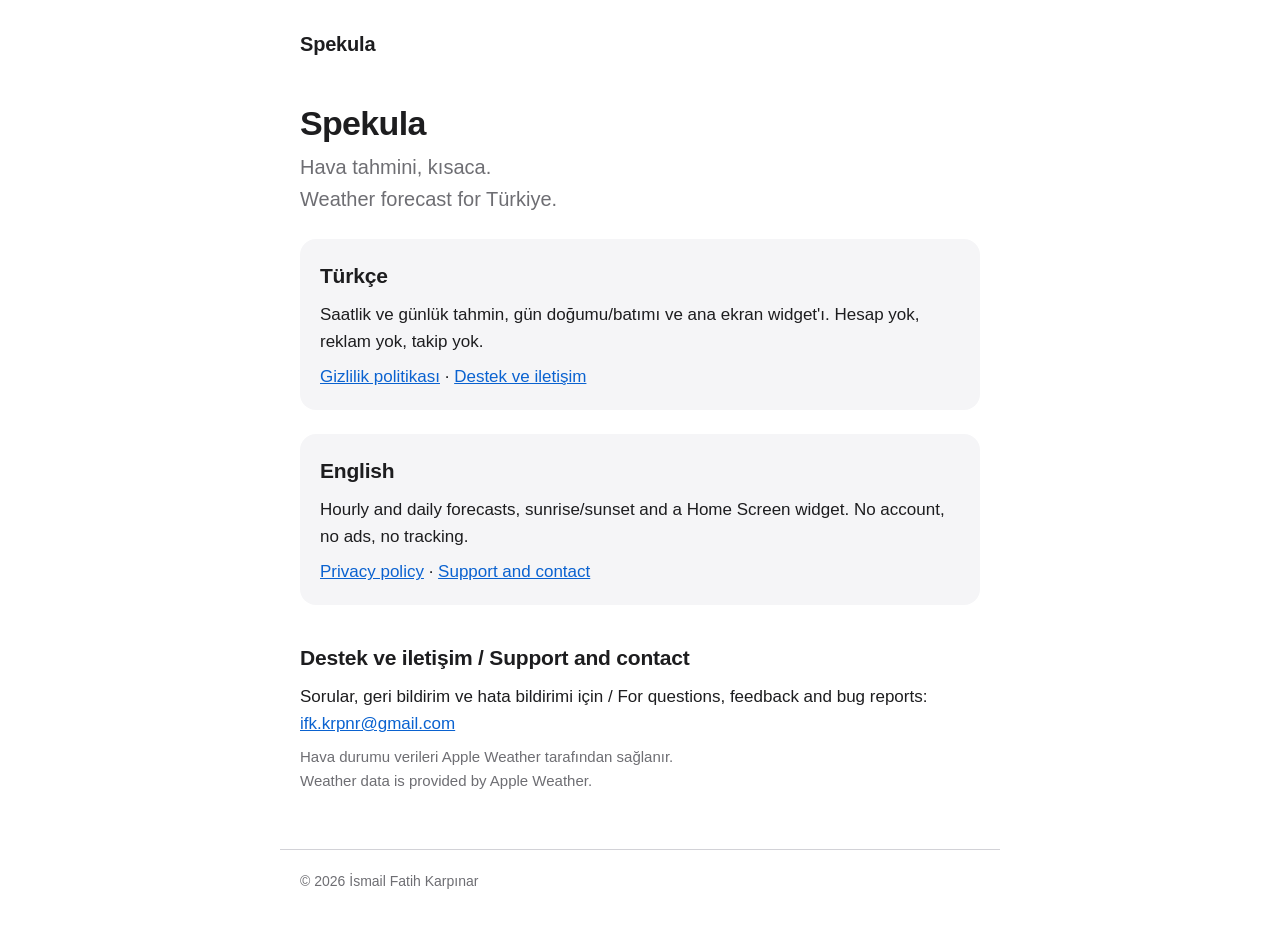
<file: index.html>
<!doctype html>
<html lang="tr">
<head>
<meta charset="utf-8">
<meta name="viewport" content="width=device-width, initial-scale=1">
<title>Spekula – Hava tahmini, kısaca / Weather forecast for Türkiye</title>
<meta name="description" content="Spekula: Türkiye için sade ve hızlı hava durumu uygulaması. Hesap yok, takip yok. / A simple, fast weather app for Türkiye. No account, no tracking.">
<link rel="stylesheet" href="style.css">
</head>
<body>
<header>
  <a class="brand" href="./">Spekula</a>
</header>
<main>
<h1>Spekula</h1>
<p class="lead">Hava tahmini, kısaca.<br>Weather forecast for Türkiye.</p>

<div class="card">
<h2>Türkçe</h2>
<p>Saatlik ve günlük tahmin, gün doğumu/batımı ve ana ekran widget'ı. Hesap yok, reklam yok, takip yok.</p>
<p><a href="gizlilik.html">Gizlilik politikası</a> · <a href="#iletisim">Destek ve iletişim</a></p>
</div>

<div class="card">
<h2>English</h2>
<p>Hourly and daily forecasts, sunrise/sunset and a Home Screen widget. No account, no ads, no tracking.</p>
<p><a href="privacy.html">Privacy policy</a> · <a href="#iletisim">Support and contact</a></p>
</div>

<h2 id="iletisim">Destek ve iletişim / Support and contact</h2>
<p>Sorular, geri bildirim ve hata bildirimi için / For questions, feedback and bug reports:
<a href="mailto:ifk.krpnr@gmail.com">ifk.krpnr@gmail.com</a></p>

<p class="muted">Hava durumu verileri Apple Weather tarafından sağlanır.<br>
Weather data is provided by Apple Weather.</p>
</main>
<footer>© 2026 İsmail Fatih Karpınar</footer>
</body>
</html>
</file>
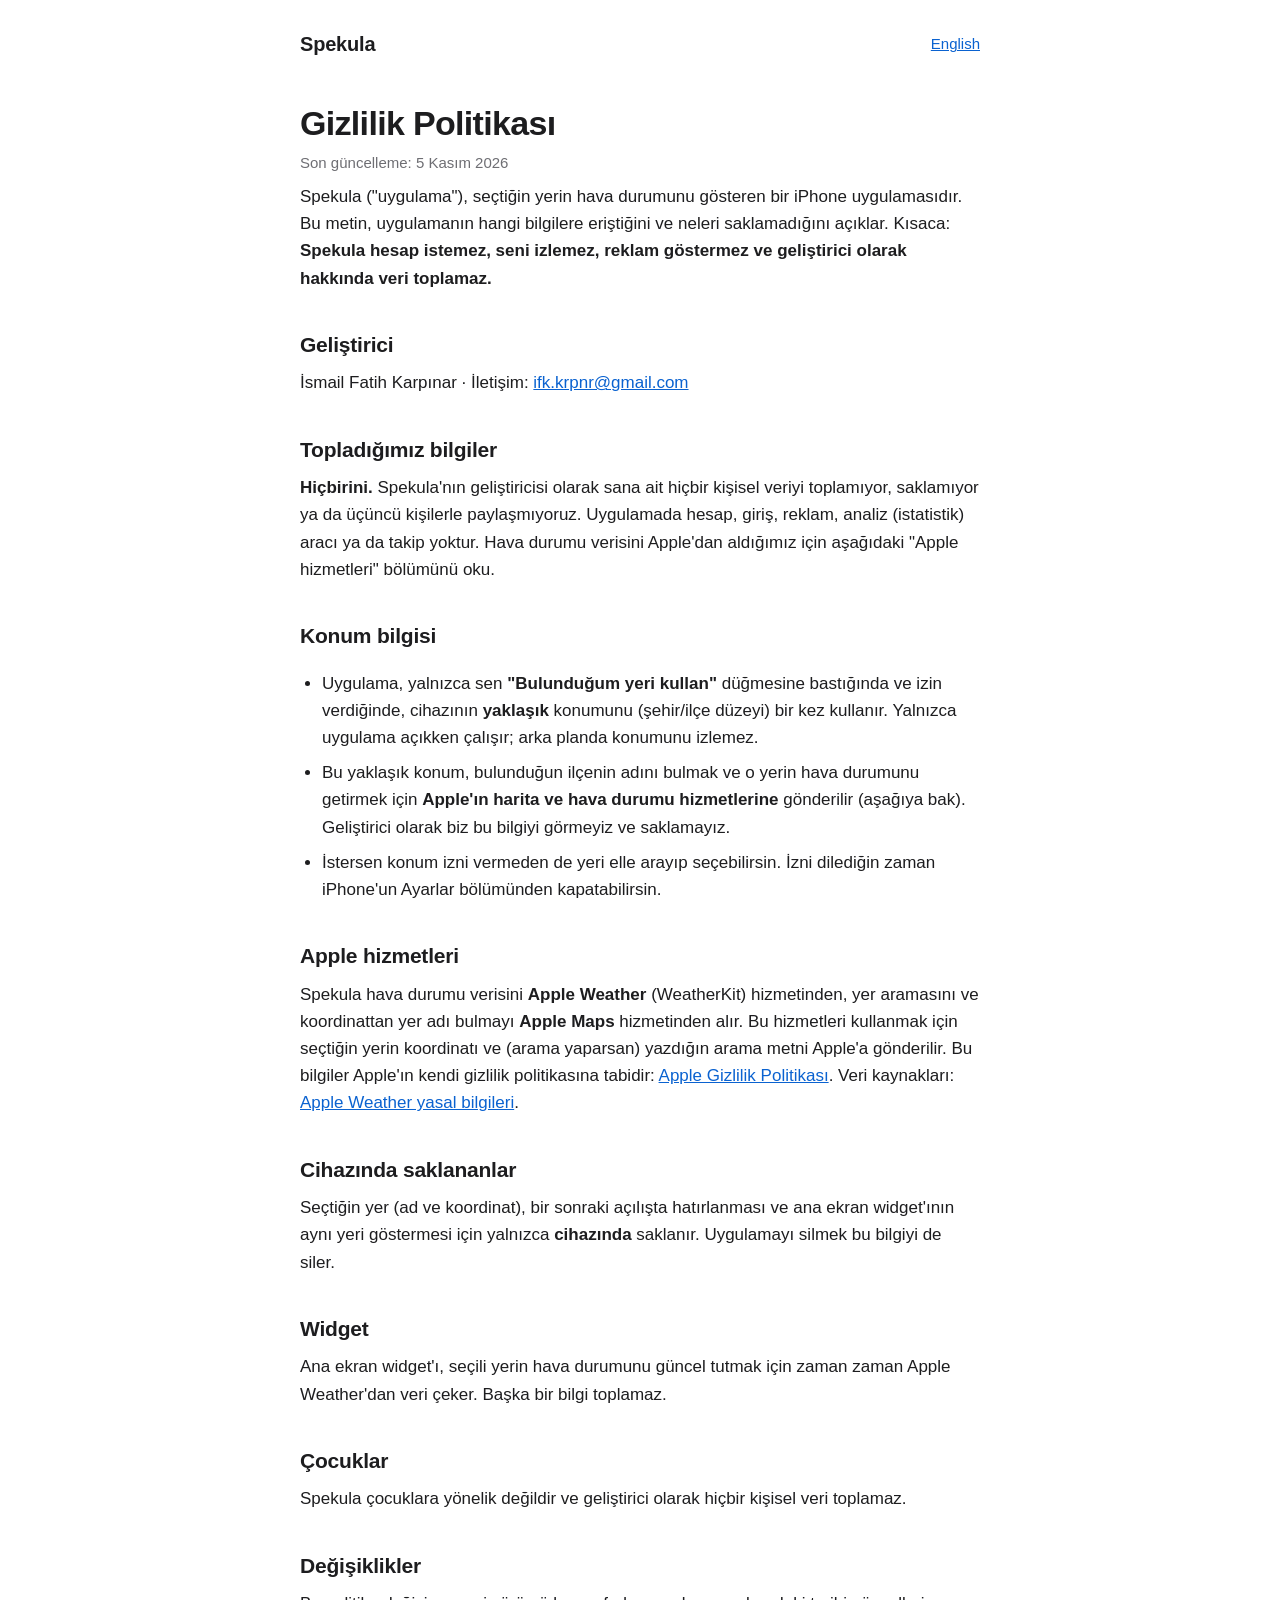
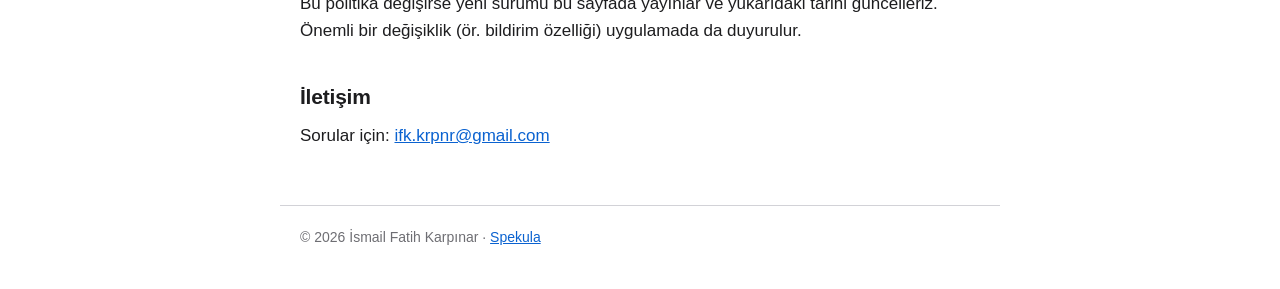
<file: gizlilik.html>
<!doctype html>
<html lang="tr">
<head>
<meta charset="utf-8">
<meta name="viewport" content="width=device-width, initial-scale=1">
<title>Gizlilik Politikası – Spekula</title>
<meta name="description" content="Spekula gizlilik politikası: hesap yok, takip yok, konumun cihazından çıkmaz.">
<link rel="stylesheet" href="style.css">
</head>
<body>
<header>
  <a class="brand" href="./">Spekula</a>
  <nav><a href="privacy.html" hreflang="en">English</a></nav>
</header>
<main>
<h1>Gizlilik Politikası</h1>
<p class="muted">Son güncelleme: 5 Kasım 2026</p>

<p>Spekula ("uygulama"), seçtiğin yerin hava durumunu gösteren bir iPhone uygulamasıdır. Bu metin, uygulamanın hangi bilgilere eriştiğini ve neleri saklamadığını açıklar.
Kısaca: <strong>Spekula hesap istemez, seni izlemez, reklam göstermez ve geliştirici olarak hakkında veri toplamaz.</strong></p>

<h2>Geliştirici</h2>
<p>İsmail Fatih Karpınar · İletişim: <a href="mailto:ifk.krpnr@gmail.com">ifk.krpnr@gmail.com</a></p>

<h2>Topladığımız bilgiler</h2>
<p><strong>Hiçbirini.</strong> Spekula'nın geliştiricisi olarak sana ait hiçbir kişisel veriyi toplamıyor, saklamıyor ya da üçüncü kişilerle paylaşmıyoruz. Uygulamada hesap, giriş, reklam, analiz (istatistik) aracı ya da takip yoktur. Hava durumu verisini Apple'dan aldığımız için aşağıdaki "Apple hizmetleri" bölümünü oku.</p>

<h2>Konum bilgisi</h2>
<ul>
<li>Uygulama, yalnızca sen <strong>"Bulunduğum yeri kullan"</strong> düğmesine bastığında ve izin verdiğinde, cihazının <strong>yaklaşık</strong> konumunu (şehir/ilçe düzeyi) bir kez kullanır. Yalnızca uygulama açıkken çalışır; arka planda konumunu izlemez.</li>
<li>Bu yaklaşık konum, bulunduğun ilçenin adını bulmak ve o yerin hava durumunu getirmek için <strong>Apple'ın harita ve hava durumu hizmetlerine</strong> gönderilir (aşağıya bak). Geliştirici olarak biz bu bilgiyi görmeyiz ve saklamayız.</li>
<li>İstersen konum izni vermeden de yeri elle arayıp seçebilirsin. İzni dilediğin zaman iPhone'un Ayarlar bölümünden kapatabilirsin.</li>
</ul>

<h2>Apple hizmetleri</h2>
<p>Spekula hava durumu verisini <strong>Apple Weather</strong> (WeatherKit) hizmetinden, yer aramasını ve koordinattan yer adı bulmayı <strong>Apple Maps</strong> hizmetinden alır. Bu hizmetleri kullanmak için seçtiğin yerin koordinatı ve (arama yaparsan) yazdığın arama metni Apple'a gönderilir. Bu bilgiler Apple'ın kendi gizlilik politikasına tabidir: <a href="https://www.apple.com/legal/privacy/tr/">Apple Gizlilik Politikası</a>. Veri kaynakları: <a href="https://weatherkit.apple.com/legal-attribution.html">Apple Weather yasal bilgileri</a>.</p>

<h2>Cihazında saklananlar</h2>
<p>Seçtiğin yer (ad ve koordinat), bir sonraki açılışta hatırlanması ve ana ekran widget'ının aynı yeri göstermesi için yalnızca <strong>cihazında</strong> saklanır. Uygulamayı silmek bu bilgiyi de siler.</p>

<h2>Widget</h2>
<p>Ana ekran widget'ı, seçili yerin hava durumunu güncel tutmak için zaman zaman Apple Weather'dan veri çeker. Başka bir bilgi toplamaz.</p>

<h2>Çocuklar</h2>
<p>Spekula çocuklara yönelik değildir ve geliştirici olarak hiçbir kişisel veri toplamaz.</p>

<h2>Değişiklikler</h2>
<p>Bu politika değişirse yeni sürümü bu sayfada yayınlar ve yukarıdaki tarihi güncelleriz. Önemli bir değişiklik (ör. bildirim özelliği) uygulamada da duyurulur.</p>

<h2>İletişim</h2>
<p>Sorular için: <a href="mailto:ifk.krpnr@gmail.com">ifk.krpnr@gmail.com</a></p>
</main>
<footer>© 2026 İsmail Fatih Karpınar · <a href="./">Spekula</a></footer>
</body>
</html>
</file>
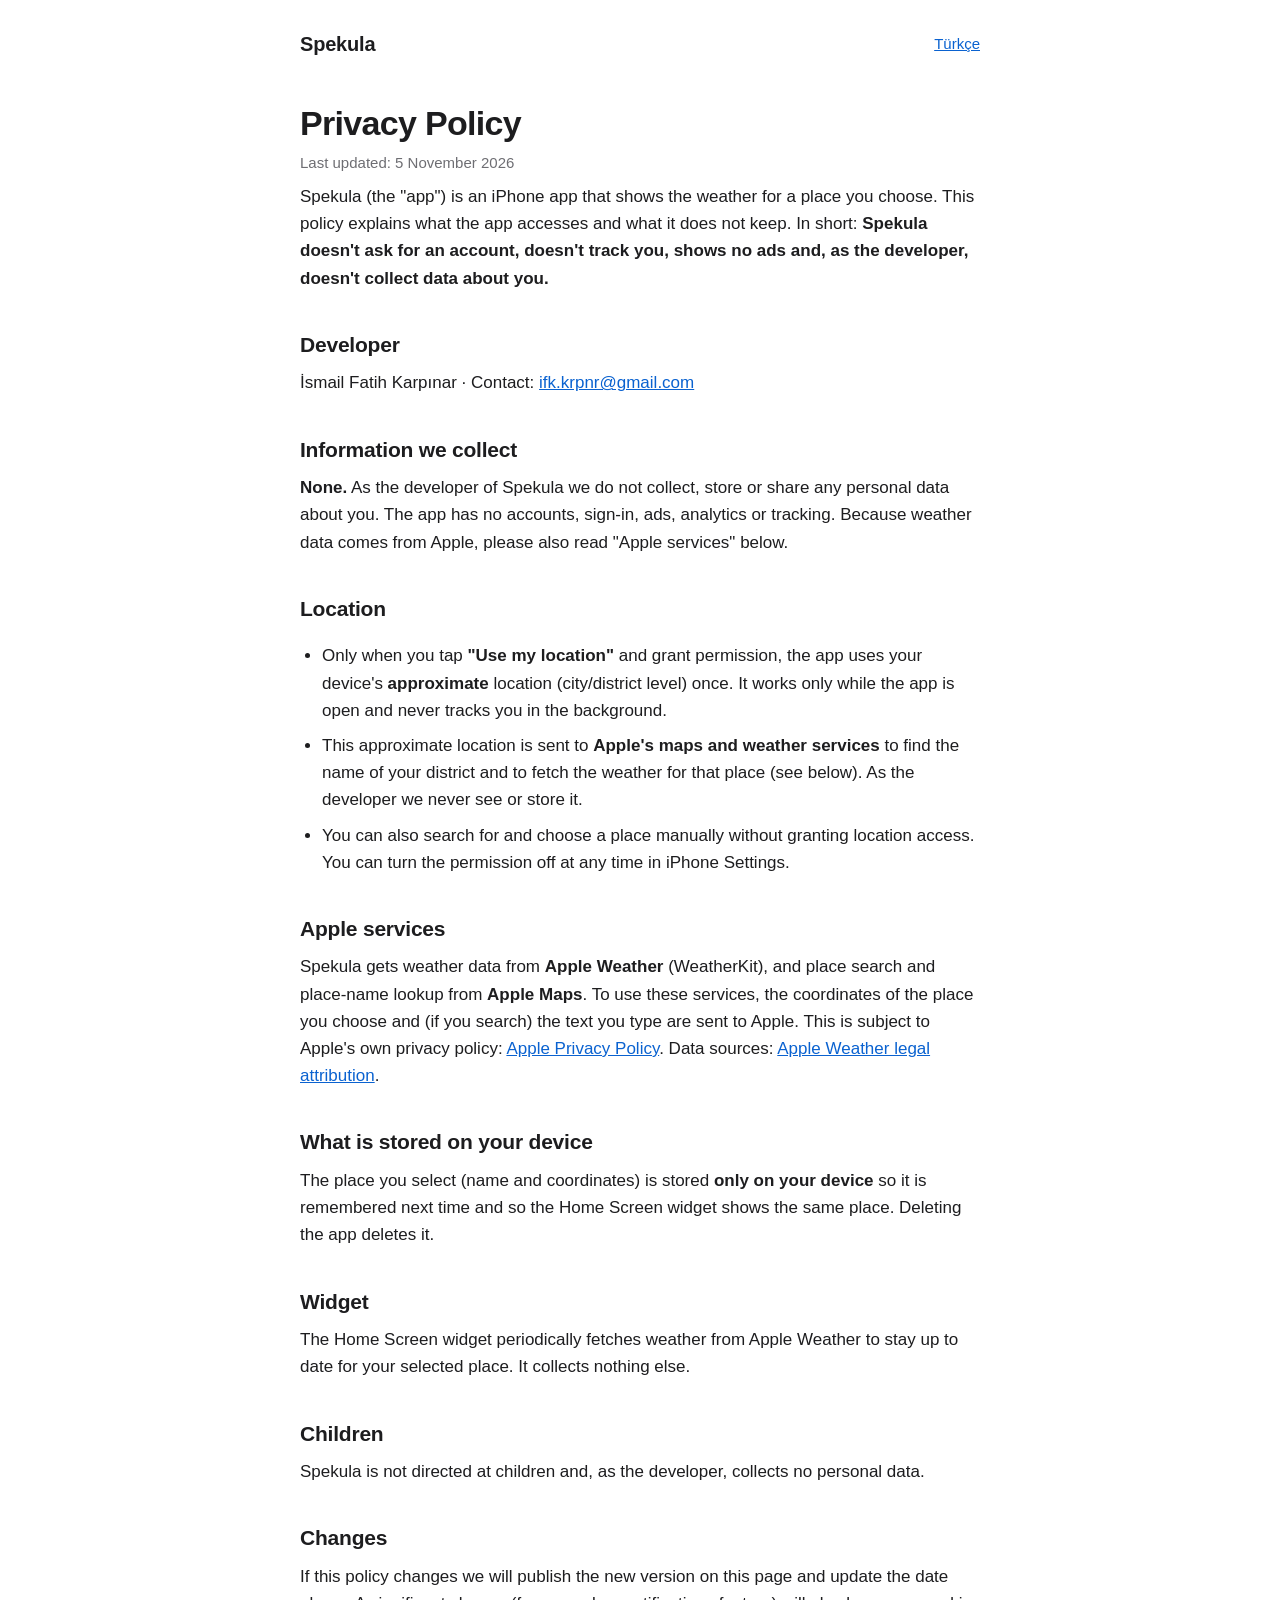
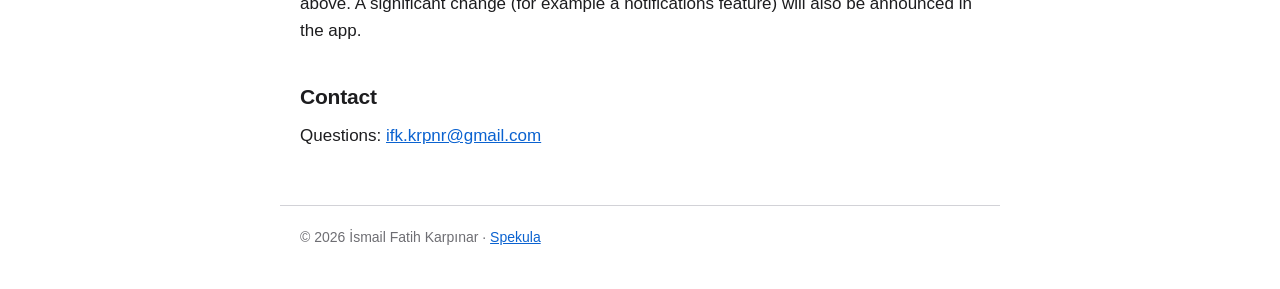
<file: privacy.html>
<!doctype html>
<html lang="en">
<head>
<meta charset="utf-8">
<meta name="viewport" content="width=device-width, initial-scale=1">
<title>Privacy Policy – Spekula</title>
<meta name="description" content="Spekula privacy policy: no account, no tracking, your location never leaves your device.">
<link rel="stylesheet" href="style.css">
</head>
<body>
<header>
  <a class="brand" href="./">Spekula</a>
  <nav><a href="gizlilik.html" hreflang="tr">Türkçe</a></nav>
</header>
<main>
<h1>Privacy Policy</h1>
<p class="muted">Last updated: 5 November 2026</p>

<p>Spekula (the "app") is an iPhone app that shows the weather for a place you choose. This policy explains what the app accesses and what it does not keep.
In short: <strong>Spekula doesn't ask for an account, doesn't track you, shows no ads and, as the developer, doesn't collect data about you.</strong></p>

<h2>Developer</h2>
<p>İsmail Fatih Karpınar · Contact: <a href="mailto:ifk.krpnr@gmail.com">ifk.krpnr@gmail.com</a></p>

<h2>Information we collect</h2>
<p><strong>None.</strong> As the developer of Spekula we do not collect, store or share any personal data about you. The app has no accounts, sign-in, ads, analytics or tracking. Because weather data comes from Apple, please also read "Apple services" below.</p>

<h2>Location</h2>
<ul>
<li>Only when you tap <strong>"Use my location"</strong> and grant permission, the app uses your device's <strong>approximate</strong> location (city/district level) once. It works only while the app is open and never tracks you in the background.</li>
<li>This approximate location is sent to <strong>Apple's maps and weather services</strong> to find the name of your district and to fetch the weather for that place (see below). As the developer we never see or store it.</li>
<li>You can also search for and choose a place manually without granting location access. You can turn the permission off at any time in iPhone Settings.</li>
</ul>

<h2>Apple services</h2>
<p>Spekula gets weather data from <strong>Apple Weather</strong> (WeatherKit), and place search and place-name lookup from <strong>Apple Maps</strong>. To use these services, the coordinates of the place you choose and (if you search) the text you type are sent to Apple. This is subject to Apple's own privacy policy: <a href="https://www.apple.com/legal/privacy/en-ww/">Apple Privacy Policy</a>. Data sources: <a href="https://weatherkit.apple.com/legal-attribution.html">Apple Weather legal attribution</a>.</p>

<h2>What is stored on your device</h2>
<p>The place you select (name and coordinates) is stored <strong>only on your device</strong> so it is remembered next time and so the Home Screen widget shows the same place. Deleting the app deletes it.</p>

<h2>Widget</h2>
<p>The Home Screen widget periodically fetches weather from Apple Weather to stay up to date for your selected place. It collects nothing else.</p>

<h2>Children</h2>
<p>Spekula is not directed at children and, as the developer, collects no personal data.</p>

<h2>Changes</h2>
<p>If this policy changes we will publish the new version on this page and update the date above. A significant change (for example a notifications feature) will also be announced in the app.</p>

<h2>Contact</h2>
<p>Questions: <a href="mailto:ifk.krpnr@gmail.com">ifk.krpnr@gmail.com</a></p>
</main>
<footer>© 2026 İsmail Fatih Karpınar · <a href="./">Spekula</a></footer>
</body>
</html>
</file>
<file: style.css>
:root {
  --bg: #ffffff;
  --fg: #1d1d1f;
  --muted: #6e6e73;
  --line: #d2d2d7;
  --accent: #0a62d0;
  --card: #f5f5f7;
}
@media (prefers-color-scheme: dark) {
  :root {
    --bg: #000000;
    --fg: #f5f5f7;
    --muted: #a1a1a6;
    --line: #38383a;
    --accent: #4da3ff;
    --card: #1c1c1e;
  }
}
* { box-sizing: border-box; }
html { -webkit-text-size-adjust: 100%; }
body {
  margin: 0;
  background: var(--bg);
  color: var(--fg);
  font: 17px/1.6 -apple-system, BlinkMacSystemFont, "SF Pro Text", "Segoe UI", Roboto, sans-serif;
}
main, header, footer { max-width: 720px; margin: 0 auto; padding: 0 20px; }
header { display: flex; align-items: center; justify-content: space-between; padding-top: 28px; padding-bottom: 12px; }
header a.brand { color: var(--fg); font-weight: 700; font-size: 20px; text-decoration: none; letter-spacing: -0.01em; }
header nav a { margin-left: 16px; font-size: 15px; }
a { color: var(--accent); }
h1 { font-size: 34px; line-height: 1.15; letter-spacing: -0.02em; margin: 32px 0 8px; }
h2 { font-size: 21px; margin: 36px 0 8px; letter-spacing: -0.01em; }
p, li { margin: 8px 0; }
ul { padding-left: 22px; }
.muted { color: var(--muted); font-size: 15px; }
.card { background: var(--card); border-radius: 16px; padding: 4px 20px 12px; margin: 24px 0; }
.card h2:first-child { margin-top: 16px; }
.lead { font-size: 20px; color: var(--muted); margin-top: 0; }
footer { margin-top: 56px; padding-top: 20px; padding-bottom: 40px; border-top: 1px solid var(--line); color: var(--muted); font-size: 14px; }
@media (max-width: 480px) { h1 { font-size: 28px; } body { font-size: 16px; } }
</file>
